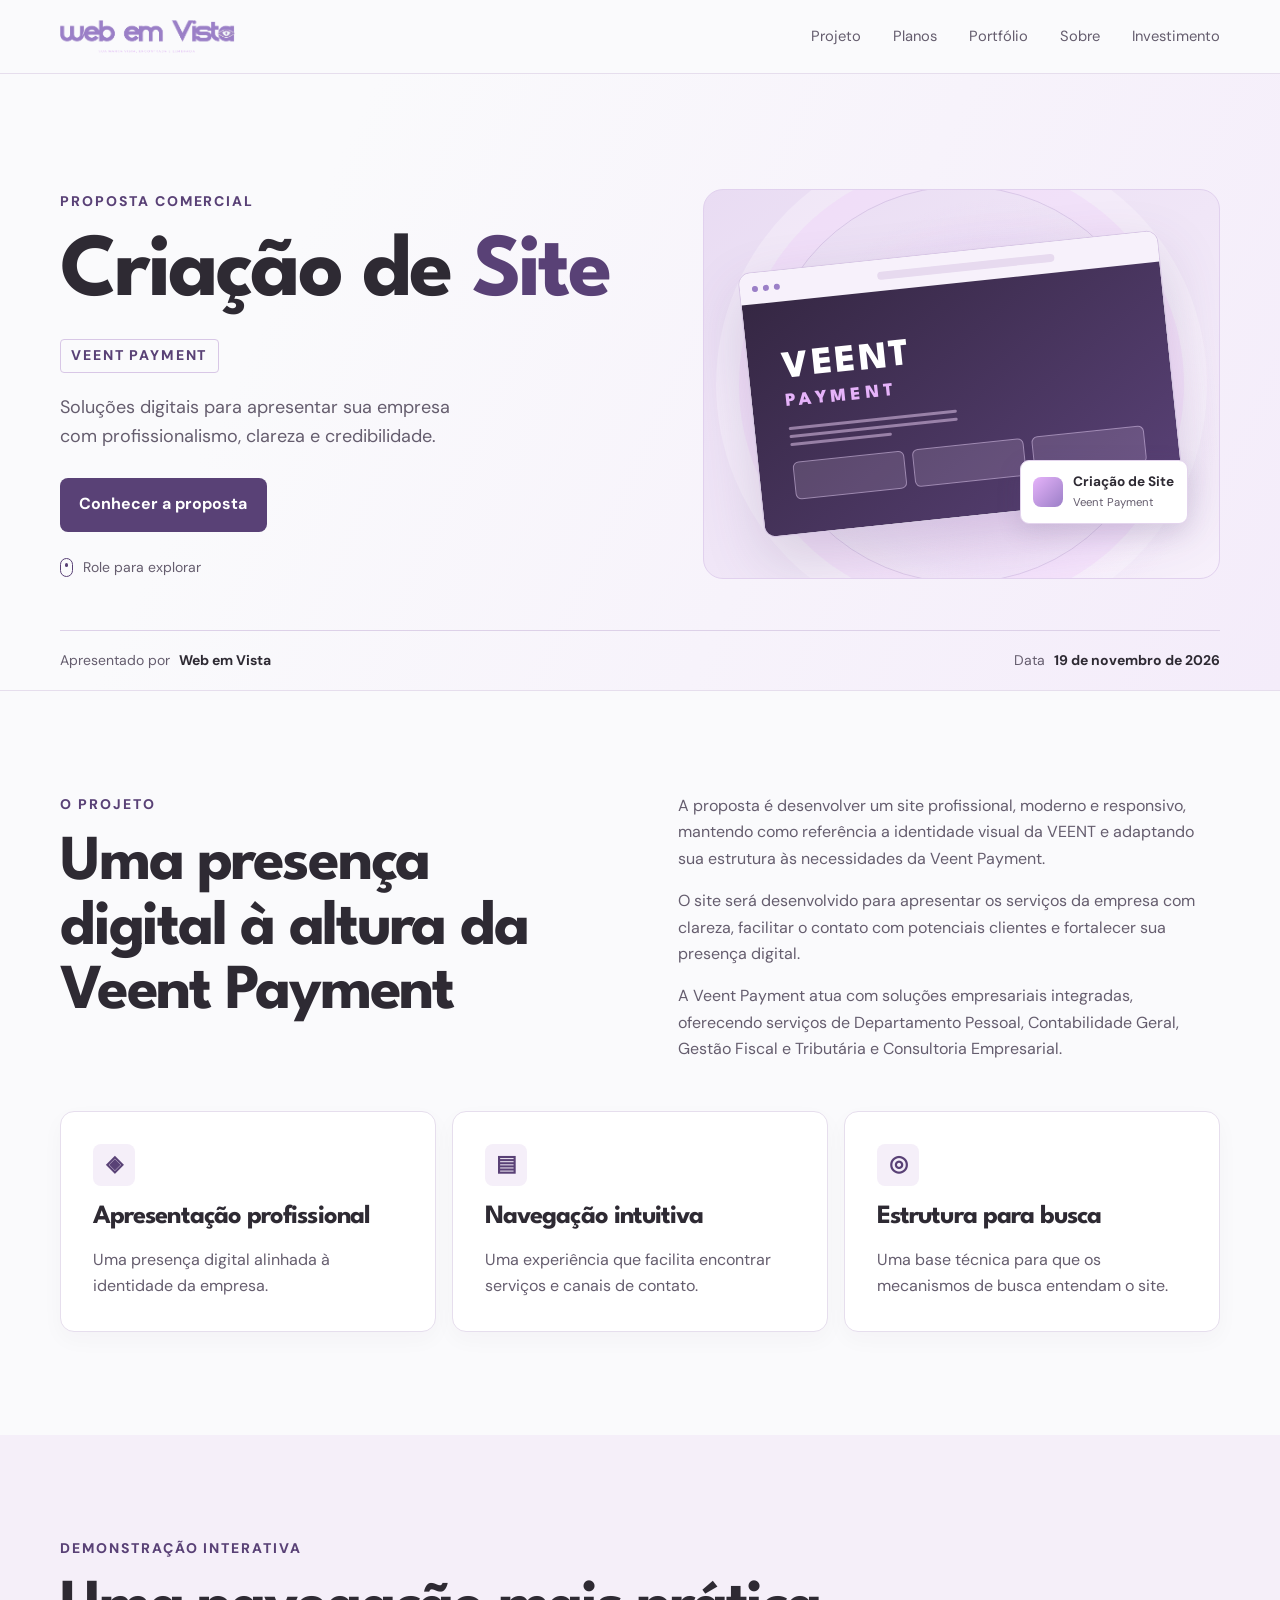
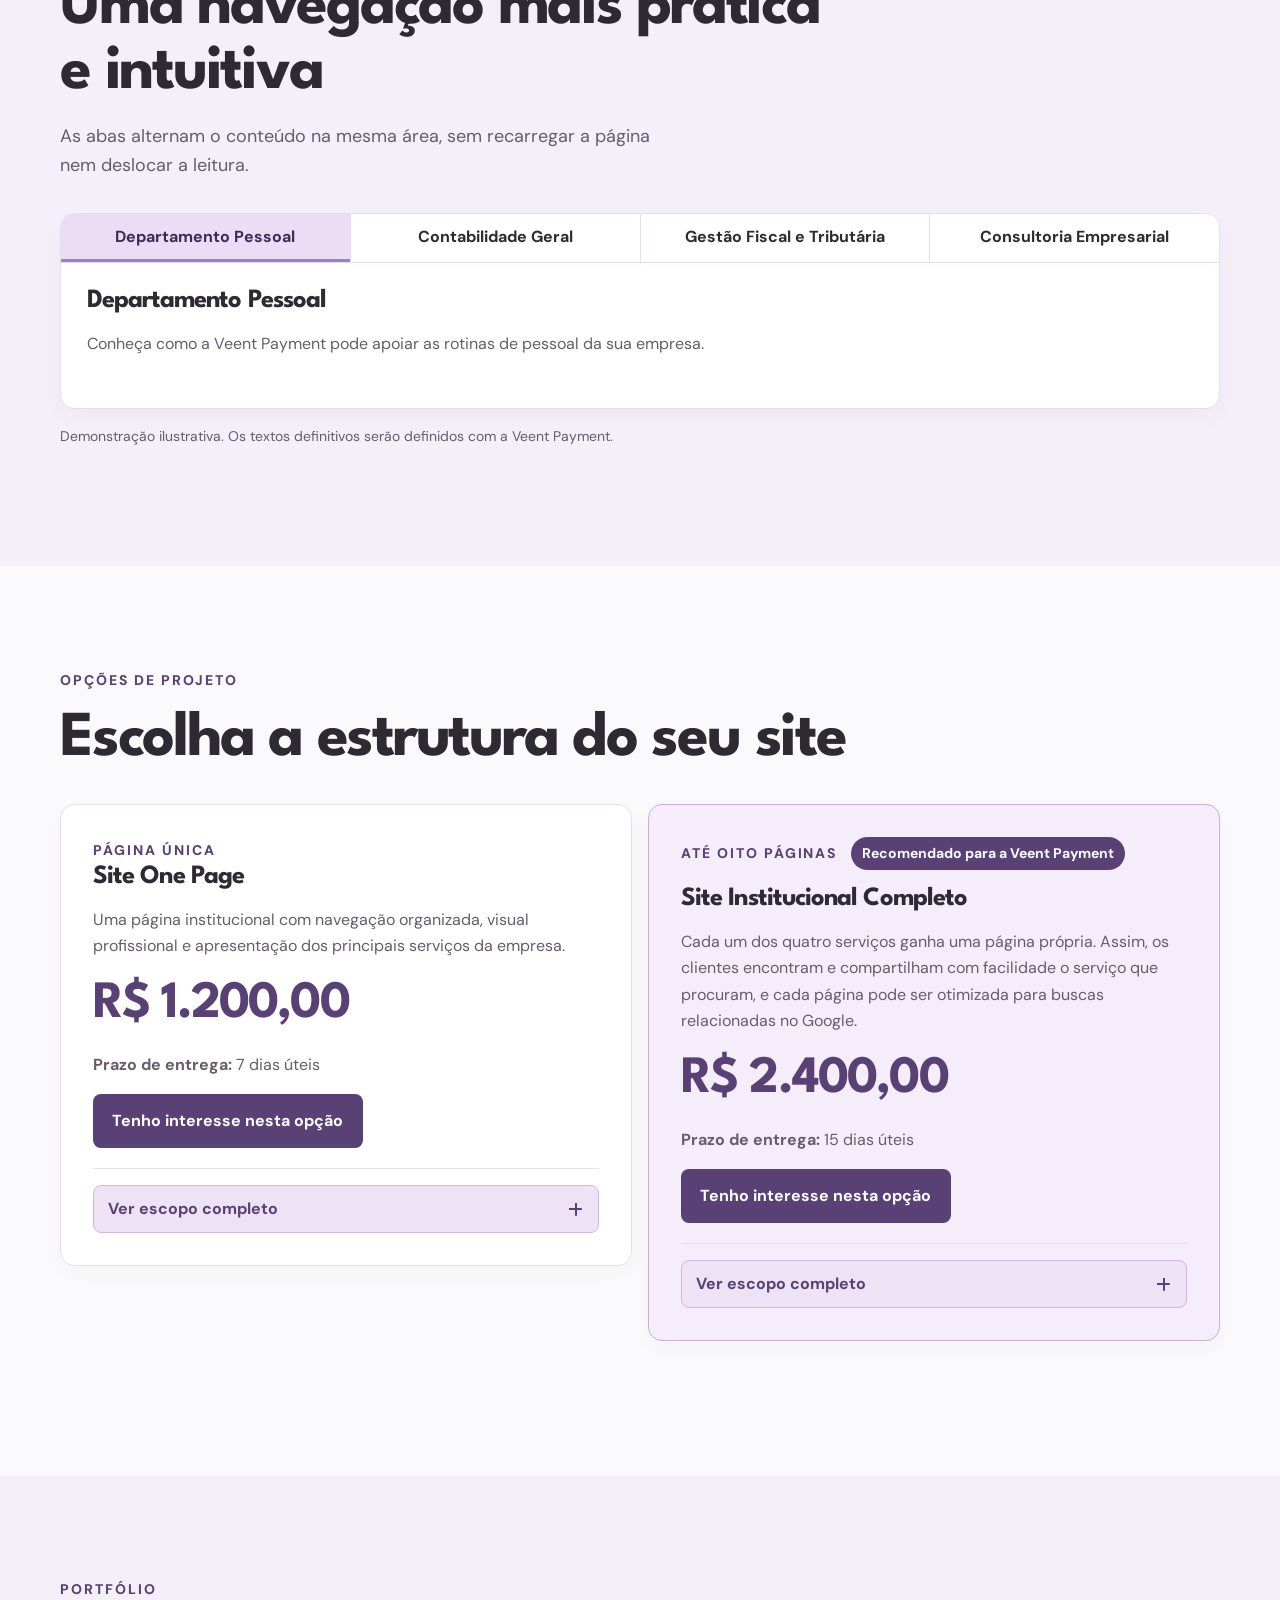
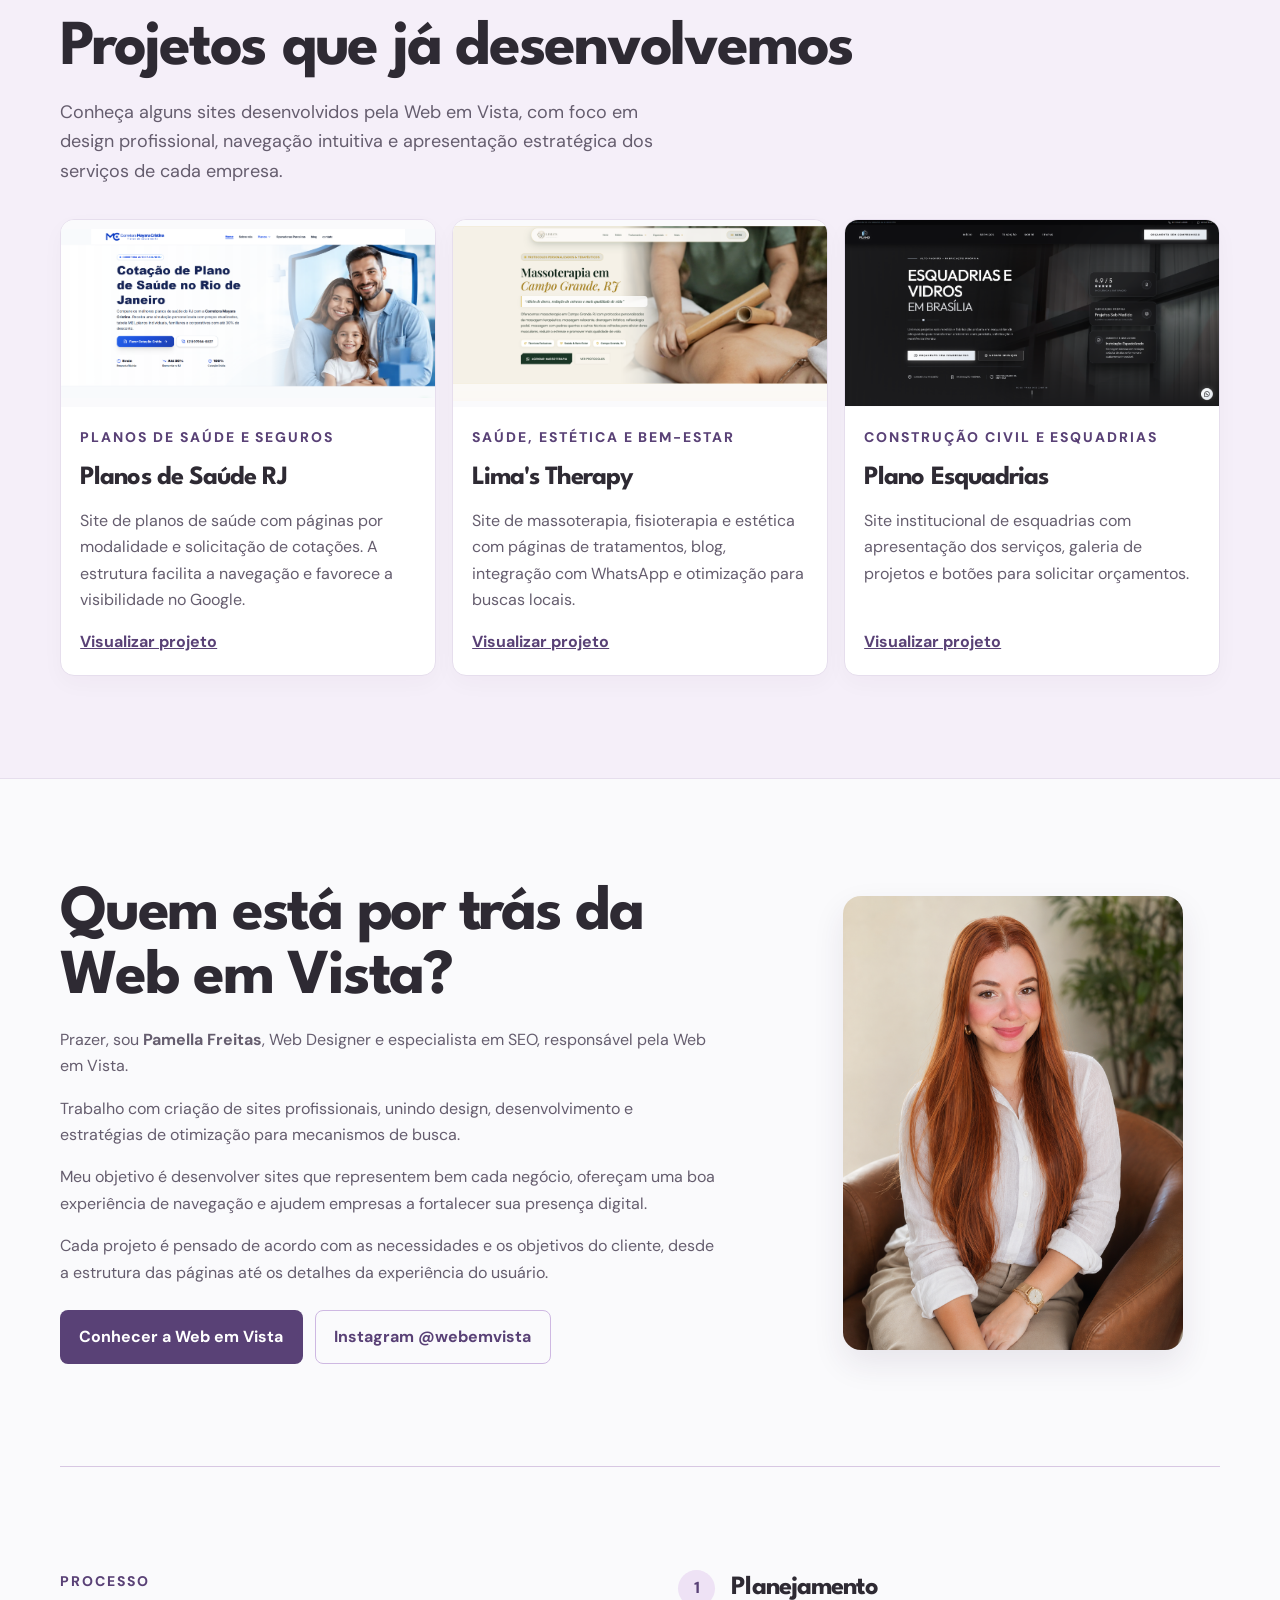
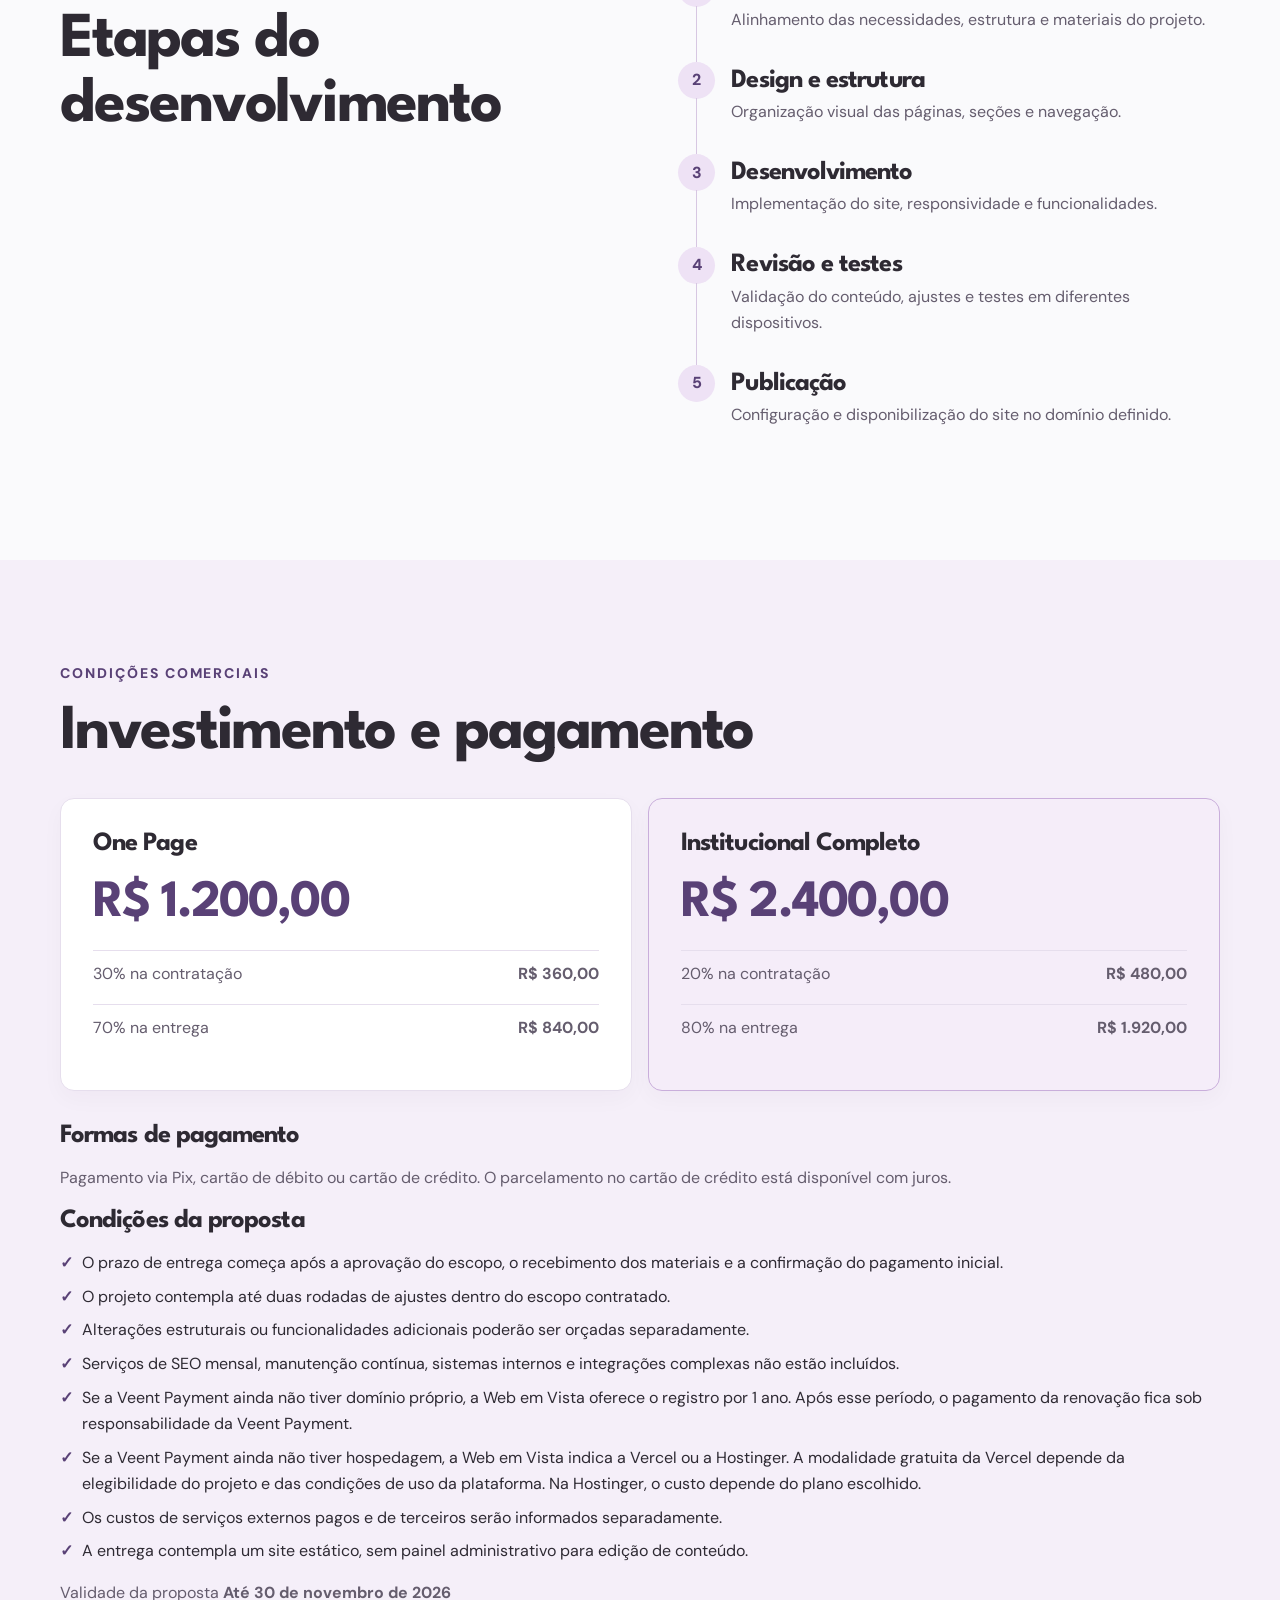
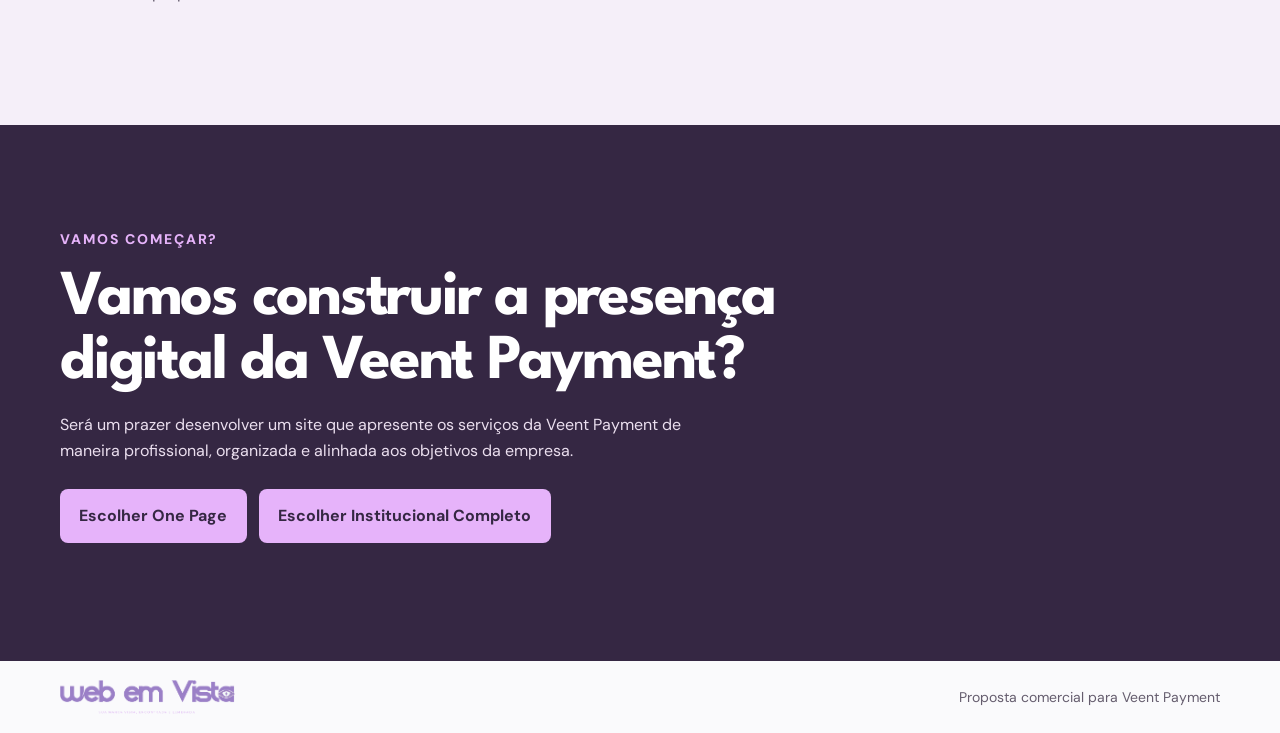
<file: propostas/veent-payment/index.html>
<!doctype html>
<html lang="pt-BR"><head><meta charset="utf-8"><meta name="viewport" content="width=device-width,initial-scale=1"><title>Proposta comercial | Web em Vista × Veent Payment</title><meta name="description" content="Proposta da Web em Vista para a criação do site institucional da Veent Payment. Compare os planos e consulte as condições."><meta name="robots" content="noindex"><link rel="stylesheet" href="./style.css"><script defer src="./config.js"></script><script defer src="./script.js"></script></head>
<body><a class="skip" href="#principal">Pular para a proposta</a><header><div class="progress" aria-hidden="true"></div><div class="wrap nav"><a href="#capa" class="brand"><img src="./assets/web-em-vista.png" alt="Web em Vista"></a><button id="menu" aria-controls="links" aria-expanded="false">Menu</button><nav id="links" aria-label="Proposta"><a href="#projeto">Projeto</a><a href="#planos">Planos</a><a href="#portfolio">Portfólio</a><a href="#sobre">Sobre</a><a href="#investimento">Investimento</a></nav></div></header>
<main id="principal"><section id="capa" class="hero"><div class="wrap hero-grid"><div><p class="eyebrow">Proposta comercial</p><h1>Criação de <em>Site</em></h1><div class="client">VEENT PAYMENT</div><p class="lead">Soluções digitais para apresentar sua empresa com profissionalismo, clareza e credibilidade.</p><a href="#projeto" class="button">Conhecer a proposta</a><a class="scroll" href="#projeto"><span aria-hidden="true"></span> Role para explorar</a></div><div class="cover" aria-hidden="true"><div class="halo"></div><div class="window"><div class="windowbar"><b></b><b></b><b></b><span></span></div><div class="mock"><div class="mockname">VEENT<span>PAYMENT</span></div><div class="mock-lines"><i></i><i></i><i></i></div><div class="mock-grid"><b></b><b></b><b></b></div></div></div><div class="mini"><div class="minidot"></div><div><b>Criação de Site</b><small>Veent Payment</small></div></div></div></div><div class="wrap credit"><span>Apresentado por <strong>Web em Vista</strong></span><span>Data <strong data-date>19 de novembro de 2026</strong></span></div></section>
<section id="projeto" class="wrap section"><div class="split"><div><p class="eyebrow">O projeto</p><h2>Uma presença digital à altura da Veent Payment</h2></div><div><p>A proposta é desenvolver um site profissional, moderno e responsivo, mantendo como referência a identidade visual da VEENT e adaptando sua estrutura às necessidades da Veent Payment.</p><p>O site será desenvolvido para apresentar os serviços da empresa com clareza, facilitar o contato com potenciais clientes e fortalecer sua presença digital.</p><p>A Veent Payment atua com soluções empresariais integradas, oferecendo serviços de Departamento Pessoal, Contabilidade Geral, Gestão Fiscal e Tributária e Consultoria Empresarial.</p></div></div><div class="objectives"><article><b aria-hidden="true">◈</b><h3>Apresentação profissional</h3><p>Uma presença digital alinhada à identidade da empresa.</p></article><article><b aria-hidden="true">▤</b><h3>Navegação intuitiva</h3><p>Uma experiência que facilita encontrar serviços e canais de contato.</p></article><article><b aria-hidden="true">◎</b><h3>Estrutura para busca</h3><p>Uma base técnica para que os mecanismos de busca entendam o site.</p></article></div></section>
<section id="navegacao" class="tint"><div class="wrap section"><p class="eyebrow">Demonstração interativa</p><h2>Uma navegação mais prática e intuitiva</h2><p class="intro">As abas alternam o conteúdo na mesma área, sem recarregar a página nem deslocar a leitura.</p><div class="demo"><div class="tabs" role="tablist" aria-label="Serviços da Veent Payment"><button id="tab0" role="tab" aria-controls="demo" aria-selected="true" tabindex="0">Departamento Pessoal</button><button id="tab1" role="tab" aria-controls="demo" aria-selected="false" tabindex="-1">Contabilidade Geral</button><button id="tab2" role="tab" aria-controls="demo" aria-selected="false" tabindex="-1">Gestão Fiscal e Tributária</button><button id="tab3" role="tab" aria-controls="demo" aria-selected="false" tabindex="-1">Consultoria Empresarial</button></div><div id="demo" role="tabpanel" aria-labelledby="tab0" tabindex="0"><h3>Departamento Pessoal</h3><p>Conheça como a Veent Payment pode apoiar as rotinas de pessoal da sua empresa.</p></div></div><p class="note">Demonstração ilustrativa. Os textos definitivos serão definidos com a Veent Payment.</p></div></section>
<section id="planos" class="wrap section"><p class="eyebrow">Opções de projeto</p><h2>Escolha a estrutura do seu site</h2><div class="plan-grid"><article class="plan plan0"><span class="eyebrow">Página única</span><h3>Site One Page</h3><p>Uma página institucional com navegação organizada, visual profissional e apresentação dos principais serviços da empresa.</p><strong class="price">R$ 1.200,00</strong><p><b>Prazo de entrega:</b> 7 dias úteis</p><a class="button contact" data-plan="0" href="#contato">Tenho interesse nesta opção</a><details><summary>Ver escopo completo</summary><ul class="checks"><li>Desenvolvimento de uma página completa.</li><li>Layout personalizado, inspirado na identidade visual da VEENT.</li><li>Adaptação da apresentação para a Veent Payment.</li><li>Seção inicial de apresentação.</li><li>Seção sobre a empresa.</li><li>Apresentação dos quatro serviços.</li><li>Sistema de abas interativas.</li><li>Seção de diferenciais.</li><li>Seção de contato.</li><li>Botão de WhatsApp.</li><li>Links para canais oficiais da empresa.</li><li>Layout responsivo para celular, tablet e desktop.</li><li>SEO técnico básico.</li><li>Sitemap XML.</li><li>Configuração de título e descrição da página.</li><li>Otimização básica de desempenho.</li><li>Configuração inicial do Google Search Console, mediante acesso.</li><li>Publicação na hospedagem definida para o projeto.</li><li>Configuração de domínio próprio, conforme as condições da proposta.</li><li>Até duas rodadas de ajustes dentro do escopo aprovado.</li></ul></details></article><article class="plan plan1"><div class="plan-labels"><span class="eyebrow">Até oito páginas</span><span class="recommendation">Recomendado para a Veent Payment</span></div><h3>Site Institucional Completo</h3><p>Cada um dos quatro serviços ganha uma página própria. Assim, os clientes encontram e compartilham com facilidade o serviço que procuram, e cada página pode ser otimizada para buscas relacionadas no Google.</p><strong class="price">R$ 2.400,00</strong><p><b>Prazo de entrega:</b> 15 dias úteis</p><a class="button contact" data-plan="1" href="#contato">Tenho interesse nesta opção</a><details><summary>Ver escopo completo</summary><p>Inclui tudo do One Page, com até oito páginas.</p><ol><li>Página Inicial.</li><li>Sobre a Veent Payment.</li><li>Visão Geral dos Serviços.</li><li>Departamento Pessoal.</li><li>Contabilidade Geral.</li><li>Gestão Fiscal e Tributária.</li><li>Consultoria Empresarial.</li><li>Contato.</li></ol><ul class="checks"><li>Menu principal com navegação entre páginas.</li><li>Páginas individuais para cada serviço.</li><li>Abas interativas na apresentação dos serviços.</li><li>Estrutura de URLs amigáveis.</li><li>Títulos e descrições SEO específicos por página.</li><li>Organização semântica do conteúdo.</li><li>Links internos entre páginas relacionadas.</li><li>Robots.txt.</li><li>Formulário de contato funcional, mediante definição de serviço de envio.</li><li>Botões estratégicos de contato.</li><li>Otimização básica de imagens e carregamento.</li><li>Layout responsivo.</li><li>Publicação na hospedagem definida para o projeto.</li><li>Até duas rodadas de ajustes dentro do escopo aprovado.</li></ul></details></article></div></section>
<section id="portfolio" class="tint"><div class="wrap section"><p class="eyebrow">Portfólio</p><h2>Projetos que já desenvolvemos</h2><p class="intro">Conheça alguns sites desenvolvidos pela Web em Vista, com foco em design profissional, navegação intuitiva e apresentação estratégica dos serviços de cada empresa.</p><div id="projects" class="project-grid"></div></div></section>
<section id="sobre" class="profile tint" aria-labelledby="profile-title">
  <div class="wrap section profile-layout">
    <div>
      <h2 id="profile-title">Quem está por trás da Web em Vista?</h2>
      <p>Prazer, sou <strong>Pamella Freitas</strong>, Web Designer e especialista em SEO, responsável pela Web em Vista.</p>
      <p>Trabalho com criação de sites profissionais, unindo design, desenvolvimento e estratégias de otimização para mecanismos de busca.</p>
      <p>Meu objetivo é desenvolver sites que representem bem cada negócio, ofereçam uma boa experiência de navegação e ajudem empresas a fortalecer sua presença digital.</p>
      <p>Cada projeto é pensado de acordo com as necessidades e os objetivos do cliente, desde a estrutura das páginas até os detalhes da experiência do usuário.</p>
      <div class="profile-links">
        <a class="button" href="https://www.webemvista.com.br/" target="_blank" rel="noopener noreferrer">Conhecer a Web em Vista</a>
        <a class="button profile-instagram" href="https://www.instagram.com/webemvista/" target="_blank" rel="noopener noreferrer">Instagram @webemvista</a>
      </div>
    </div>
    <img class="profile-photo" src="./assets/pamella-freitas.png" alt="Retrato de Pamella Freitas" width="1086" height="1448" loading="lazy" decoding="async">
  </div>
</section>
<section id="etapas" class="wrap section split"><div><p class="eyebrow">Processo</p><h2>Etapas do desenvolvimento</h2></div><ol class="timeline"><li class="reveal"><span>1</span><div><h3>Planejamento</h3><p>Alinhamento das necessidades, estrutura e materiais do projeto.</p></div></li><li class="reveal"><span>2</span><div><h3>Design e estrutura</h3><p>Organização visual das páginas, seções e navegação.</p></div></li><li class="reveal"><span>3</span><div><h3>Desenvolvimento</h3><p>Implementação do site, responsividade e funcionalidades.</p></div></li><li class="reveal"><span>4</span><div><h3>Revisão e testes</h3><p>Validação do conteúdo, ajustes e testes em diferentes dispositivos.</p></div></li><li class="reveal"><span>5</span><div><h3>Publicação</h3><p>Configuração e disponibilização do site no domínio definido.</p></div></li></ol></section>
<section id="investimento" class="tint"><div class="wrap section"><p class="eyebrow">Condições comerciais</p><h2>Investimento e pagamento</h2><div class="plan-grid pay"><article><h3>One Page</h3><strong class="price">R$ 1.200,00</strong><p>30% na contratação <b>R$ 360,00</b></p><p>70% na entrega <b>R$ 840,00</b></p></article><article class="plan1"><h3>Institucional Completo</h3><strong class="price">R$ 2.400,00</strong><p>20% na contratação <b>R$ 480,00</b></p><p>80% na entrega <b>R$ 1.920,00</b></p></article></div><h3>Formas de pagamento</h3><p>Pagamento via Pix, cartão de débito ou cartão de crédito. O parcelamento no cartão de crédito está disponível com juros.</p><h3>Condições da proposta</h3><ul class="checks"><li>O prazo de entrega começa após a aprovação do escopo, o recebimento dos materiais e a confirmação do pagamento inicial.</li><li>O projeto contempla até duas rodadas de ajustes dentro do escopo contratado.</li><li>Alterações estruturais ou funcionalidades adicionais poderão ser orçadas separadamente.</li><li>Serviços de SEO mensal, manutenção contínua, sistemas internos e integrações complexas não estão incluídos.</li><li>Se a Veent Payment ainda não tiver domínio próprio, a Web em Vista oferece o registro por 1 ano. Após esse período, o pagamento da renovação fica sob responsabilidade da Veent Payment.</li><li>Se a Veent Payment ainda não tiver hospedagem, a Web em Vista indica a Vercel ou a Hostinger. A modalidade gratuita da Vercel depende da elegibilidade do projeto e das condições de uso da plataforma. Na Hostinger, o custo depende do plano escolhido.</li><li>Os custos de serviços externos pagos e de terceiros serão informados separadamente.</li><li>A entrega contempla um site estático, sem painel administrativo para edição de conteúdo.</li></ul><p>Validade da proposta <strong data-validity>Até 30 de novembro de 2026</strong></p></div></section>
<section id="contato" class="closing"><div class="wrap section"><p class="eyebrow">Vamos começar?</p><h2>Vamos construir a presença digital da Veent Payment?</h2><p>Será um prazer desenvolver um site que apresente os serviços da Veent Payment de maneira profissional, organizada e alinhada aos objetivos da empresa.</p><div class="actions"><a class="button contact" data-plan="0" href="#contato">Escolher One Page</a><a class="button contact" data-plan="1" href="#contato">Escolher Institucional Completo</a></div><p id="contact-status" role="status"></p></div></section></main><footer><div class="wrap"><span class="footer-brand"><img src="./assets/web-em-vista.png" alt="Web em Vista"></span><span>Proposta comercial para Veent Payment</span></div></footer></body></html>
</file>
<file: propostas/veent-payment/style.css>
@import url('https://fonts.googleapis.com/css2?family=DM+Sans:wght@400;500;600;700&family=League+Spartan:wght@500;600;700;800&display=swap');
:root{--ink:#2e2a33;--accent:#9b7fc7;--lilac:#e6b3fa;--paper:#fafafc;--plum:#594176;--muted:#655d6e;--line:#e6deed;--tint:#f5eff9;--title:"League Spartan",Arial,sans-serif;--body:"DM Sans",Arial,sans-serif}
*{box-sizing:border-box}html{scroll-behavior:smooth;scroll-padding-top:86px}body{margin:0;background:var(--paper);color:var(--ink);font:1rem/1.65 var(--body)}a{color:inherit;text-decoration:none}button,input{font:inherit}button,summary,input[type=checkbox]{cursor:pointer}img{display:block;max-width:100%}:focus-visible{outline:3px solid #7b4aa3;outline-offset:4px}.skip{position:fixed;left:1rem;top:1rem;z-index:9;transform:translateY(-150%);background:white;padding:.6rem}.skip:focus{transform:none}
.wrap{width:min(1160px,calc(100% - 80px));margin-inline:auto}.section{padding-block:clamp(3.8rem,8vw,7rem)}.eyebrow{color:var(--plum);font-size:.875rem;font-weight:800;letter-spacing:.14em;text-transform:uppercase;margin:0 0 1rem}h1,h2,h3{font-family:var(--title);line-height:1.01;margin:0;letter-spacing:-.035em}h1{font-size:clamp(3.7rem,7vw,6.8rem);font-weight:700}h2{font-size:clamp(2.5rem,5vw,4.45rem);max-width:21ch}h3{font-size:1.65rem}p{margin:1rem 0;color:var(--muted)}.lead,.intro{font-size:1.125rem;max-width:52ch}.tint{background:var(--tint)}
header{position:sticky;top:0;z-index:5;background:rgba(250,250,252,.96);border-bottom:1px solid var(--line)}.nav{min-height:73px;display:flex;align-items:center;justify-content:space-between;gap:1rem}.progress{position:absolute;bottom:-1px;height:3px;width:100%;background:var(--accent);transform:scaleX(0);transform-origin:left}.brand{display:flex;align-items:center;gap:.65rem;font:600 1.48rem/1 var(--title);white-space:nowrap}.brand b{color:var(--plum)}.brand img{max-height:44px;width:auto}.mark{display:grid;grid-template-columns:repeat(2,9px);gap:3px;transform:rotate(-16deg)}.mark i{height:9px;background:var(--accent);border-radius:50% 50% 2px 50%}.mark i:nth-child(2),.mark i:nth-child(3){background:var(--plum)}nav{display:flex;gap:clamp(.75rem,2.5vw,2rem);align-items:center;font-size:.92rem;color:var(--muted)}nav a:hover{color:var(--plum);text-decoration:underline;text-underline-offset:5px}#menu{display:none}
.hero{background:linear-gradient(115deg,#fafafc 24%,#f4ecfa 100%);border-bottom:1px solid var(--line)}.hero-grid{display:grid;grid-template-columns:1.07fr .93fr;align-items:center;gap:3rem;padding-block:clamp(4rem,9vw,8rem) 3.2rem}.hero h1 em{color:var(--plum);font-style:normal}.client{display:inline-block;margin-top:1.25rem;padding:.26rem .65rem;border:1px solid #d8c7e6;color:var(--plum);font-weight:800;letter-spacing:.13em;font-size:.88rem;border-radius:4px}.lead{max-width:33ch;margin:1.25rem 0 1.6rem}.button{display:inline-flex;align-items:center;justify-content:center;background:var(--plum);color:white;padding:.8rem 1.15rem;border:1px solid transparent;border-radius:8px;font-weight:700;text-align:center;transition:background .18s,transform .18s}.button:hover{background:#433157;transform:translateY(-2px)}.scroll{display:flex;align-items:center;gap:.65rem;font-size:.875rem;margin-top:1.5rem;color:var(--muted);width:max-content}.scroll span{width:13px;height:19px;border:1px solid var(--plum);border-radius:8px;position:relative}.scroll span:after{content:"";width:3px;height:4px;background:var(--plum);border-radius:5px;position:absolute;left:4px;top:4px}.credit{display:flex;gap:1rem;justify-content:space-between;border-top:1px solid #ddd1e8;padding-block:1.1rem;color:var(--muted);font-size:.875rem}.credit strong{color:var(--ink);margin-left:.3rem}
.cover{min-height:390px;position:relative;display:grid;place-items:center;isolation:isolate;border-radius:20px;background:radial-gradient(circle at 58% 58%,#e6b3fa70,transparent 58%),linear-gradient(145deg,#e9dcf3,#f7f0fb);overflow:hidden;border:1px solid #e1d1ee}.halo{position:absolute;width:77%;aspect-ratio:1;border:1px solid #bb9bd260;border-radius:50%;box-shadow:0 0 0 24px #e6b3fa2e,0 0 0 47px #fff4;z-index:-1}.window{width:82%;background:#fff;border:1px solid #d7c6e5;border-radius:12px;overflow:hidden;box-shadow:0 24px 60px #58407633;transform:rotate(-6deg)}.windowbar{height:31px;display:flex;gap:5px;align-items:center;padding:0 12px;background:#f7f1fb}.windowbar b{width:6px;height:6px;border-radius:50%;background:var(--accent)}.windowbar span{height:8px;border-radius:8px;background:#e7daef;width:45%;margin:auto}.mock{padding:12% 8% 8%;background:linear-gradient(145deg,#352743,#594176);color:white}.mockname{font:800 clamp(1.5rem,3vw,3rem)/.9 var(--title);letter-spacing:.07em}.mockname span{display:block;color:var(--lilac);font-size:.48em;letter-spacing:.24em;margin-top:.45em}.mock-lines{display:grid;gap:5px;margin:1rem 0}.mock-lines i{height:3px;width:48%;background:#e7caef85;border-radius:8px}.mock-lines i:last-child{width:29%}.mock-grid{display:grid;grid-template-columns:repeat(3,1fr);gap:8px}.mock-grid b{height:38px;border-radius:6px;background:#f5e3ff24;border:1px solid #ecd7fc70}.mini{position:absolute;bottom:14%;right:6%;display:flex;align-items:center;gap:10px;background:#fff;padding:.65rem .8rem;border:1px solid #e3d4ed;border-radius:9px;box-shadow:0 8px 24px #58407626;font-size:.85rem}.mini small{display:block;color:var(--muted)}.minidot{width:30px;height:30px;border-radius:8px;background:linear-gradient(135deg,var(--lilac),var(--accent))}
.split{display:grid;grid-template-columns:1fr 1fr;gap:clamp(2rem,6vw,6rem)}.split p:first-child{margin-top:0}.objectives,.project-grid{display:grid;grid-template-columns:repeat(3,1fr);gap:1rem;margin-top:2rem}.objectives article,.project,.plan,.pay article,.demo{background:white;border:1px solid var(--line);border-radius:14px;box-shadow:0 8px 22px #39244c08}.objectives article,.plan,.pay article{padding:clamp(1.2rem,3vw,2rem)}.objectives article>b{display:grid;place-items:center;width:42px;height:42px;background:var(--tint);border-radius:8px;color:var(--plum);font-size:1.4rem;margin-bottom:1.15rem}.objectives p,.timeline p{margin-bottom:0}.demo{margin-top:2rem;overflow:hidden}.tabs{display:grid;grid-template-columns:repeat(4,1fr);gap:1px;background:var(--line);border-bottom:1px solid var(--line)}.tabs button{background:#fff;color:var(--ink);border:0;padding:.85rem .65rem;font-weight:700;line-height:1.3}.tabs button:focus-visible{outline-offset:-4px}.tabs button[aria-selected=true]{background:#eaddf5;color:#3f2a55;box-shadow:inset 0 -3px var(--accent)}#demo{padding:1.6rem;min-height:145px}.note{font-size:.875rem}.plan-grid{display:grid;grid-template-columns:1fr 1fr;align-items:start;gap:1rem;margin:2rem 0}.plan.plan1,.pay article.plan1{background:#f5edf9;border-color:#c9aedb}.price{display:block;font:700 clamp(2.25rem,4.1vw,3.6rem)/1 var(--title);color:var(--plum);letter-spacing:-.035em;margin:1.25rem 0}.plan details{border-top:1px solid var(--line);margin-top:1.25rem;padding-top:1rem}.checks{padding:0;list-style:none}.checks li{padding-left:1.4rem;position:relative;margin:.45rem 0}.checks li:before{content:"✓";position:absolute;left:0;color:var(--plum);font-weight:800}
.project{overflow:hidden;transition:transform .2s}.project:hover{transform:translateY(-3px)}.preview{aspect-ratio:2/1;overflow:hidden;display:grid;place-items:center;background:repeating-linear-gradient(135deg,#f0e6f7,#f0e6f7 13px,#f7f1fa 13px,#f7f1fa 26px);color:var(--plum);font-weight:700}.preview img{width:100%;height:100%;object-fit:contain;object-position:center;background:#fafafc}.project-body{padding:1.2rem}.project-link{font-weight:700;color:var(--plum)}.project-link[aria-disabled=true]{color:var(--muted)}a.project-link{text-decoration:underline}.timeline{padding:0;margin:0;list-style:none}.timeline li{display:flex;gap:1rem;position:relative;padding-bottom:1.8rem}.timeline li:not(:last-child):before{content:"";position:absolute;left:18px;top:36px;bottom:0;width:1px;background:#d7c7e2}.timeline span{display:grid;place-items:center;flex:0 0 37px;height:37px;border-radius:50%;background:#eee2f5;color:var(--plum);font-weight:800}.timeline h3{margin-top:.35rem}.timeline p{margin-top:.3rem}.entered{animation:enter .42s ease-out}@keyframes enter{from{opacity:.55;transform:translateY(8px)}to{opacity:1;transform:none}}.pay p{display:flex;justify-content:space-between;gap:1rem;padding-top:.65rem;border-top:1px solid var(--line)}.closing{background:#352743;color:white}.closing .eyebrow{color:var(--lilac)}.closing p{color:#ebdfef;max-width:60ch}.closing .button{background:var(--lilac);color:#352743}.closing .button:hover{background:#f2d6fc}.actions{display:flex;flex-wrap:wrap;gap:.75rem;margin-top:1.5rem}footer .wrap{display:flex;justify-content:space-between;gap:.75rem;padding-block:1.2rem;font-size:.875rem;color:var(--muted)}
@media(max-width:850px){.wrap{width:calc(100% - 40px)}.hero-grid{gap:1.5rem}.cover{min-height:300px}}
@media(max-width:650px){.hero-grid,.split,.objectives,.project-grid,.plan-grid{grid-template-columns:1fr}.hero-grid{padding-top:3rem}.cover{min-height:250px}.window{max-width:350px}.nav{min-height:63px}#menu{display:block;border:1px solid var(--line);border-radius:7px;background:white;padding:.3rem .65rem;color:var(--plum)}nav{display:none;position:absolute;left:0;right:0;top:100%;padding:.75rem 20px;background:var(--paper);border-bottom:1px solid var(--line);flex-wrap:wrap}#menu[aria-expanded=true]+nav{display:flex}.tabs{grid-template-columns:1fr 1fr}.credit,footer .wrap{flex-wrap:wrap}.actions .button{width:100%}}
@media(prefers-reduced-motion:reduce){html{scroll-behavior:auto}*,*::before,*::after{animation:none!important;transition:none!important}}

.plan-labels {
  display: flex;
  flex-wrap: wrap;
  align-items: center;
  gap: .55rem .85rem;
  margin-bottom: 1rem;
}
.plan-labels .eyebrow { margin: 0; }
.recommendation {
  border-radius: 999px;
  background: var(--plum);
  color: white;
  padding: .3rem .7rem;
  font-size: .875rem;
  font-weight: 700;
}
.plan summary {
  display: flex;
  align-items: center;
  justify-content: space-between;
  gap: .75rem;
  min-height: 48px;
  padding: .6rem .85rem;
  border: 1px solid #ceb8e2;
  border-radius: 8px;
  background: #eee2f5;
  color: var(--plum);
  font-weight: 700;
  list-style: none;
}
.plan summary::-webkit-details-marker { display: none; }
.plan summary::after {
  content: "";
  flex: 0 0 1.1rem;
  height: 1.1rem;
  background: linear-gradient(currentColor,currentColor) center / .8rem 2px no-repeat,
    linear-gradient(currentColor,currentColor) center / 2px .8rem no-repeat;
}
.plan summary:hover { background: #e4d4ee; }
.plan details[open] summary { border-color: var(--accent); }
.plan details[open] summary::after { background-size: .8rem 2px, 0 0; }

.project { display: flex; flex-direction: column; }
.project-body { display: flex; flex-direction: column; flex: 1; }
.project-body .project-link { margin-top: auto; align-self: flex-start; }

#portfolio + .profile { background: var(--paper); border-top: 1px solid var(--line); }
.profile-layout {
  border-bottom: 1px solid #d7c7e2;
  display: grid;
  grid-template-columns: minmax(0, 1.35fr) minmax(0, .85fr);
  gap: clamp(2rem, 7vw, 6rem);
  align-items: center;
}
.profile-photo {
  justify-self: center;
  width: min(100%, 340px);
  height: auto;
  border-radius: 18px;
  box-shadow: 0 14px 32px #39244c18;
}
.profile-links { display: flex; flex-wrap: wrap; gap: .75rem; margin-top: 1.5rem; }
.profile-instagram { background: transparent; border-color: #ceb8e2; color: var(--plum); }
.profile-instagram:hover { background: var(--tint); }
@media(max-width:650px) {
  .profile-layout { grid-template-columns: 1fr; }
}

.brand img, .footer-brand img { width: clamp(110px, 15vw, 175px); height: auto; }
footer .wrap { align-items: center; }
</file>
